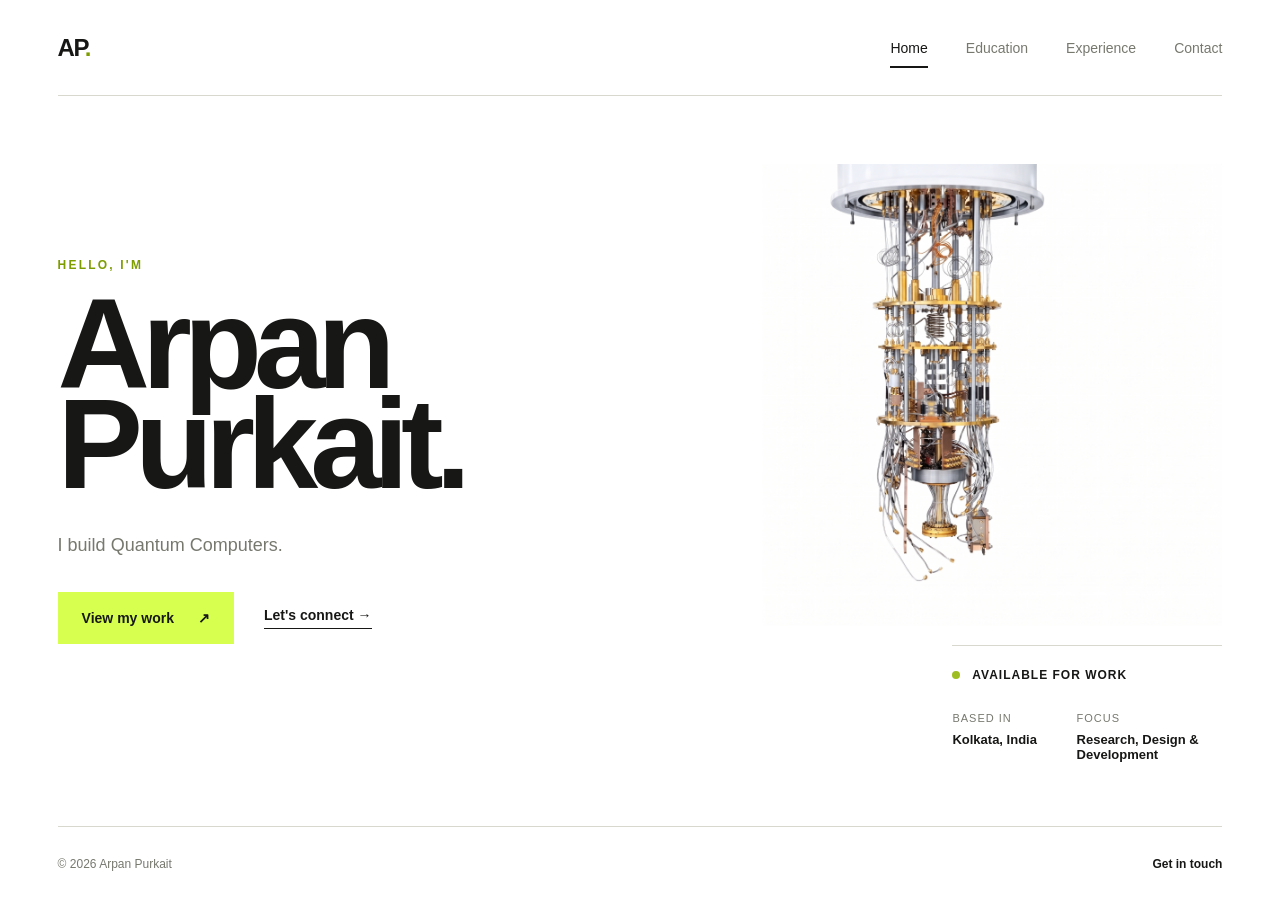
<file: index.html>
<!doctype html>
<html lang="en">
  <head>
    <meta charset="UTF-8" />
    <meta name="viewport" content="width=device-width, initial-scale=1.0" />
    <meta name="description" content="Portfolio of Arpan Purkait" />
    <title>Arpan Purkait | Home</title>
    <link rel="stylesheet" href="styles.css" />
  </head>
  <body>
    <header class="site-header">
      <a class="brand" href="index.html" aria-label="Arpan Purkait home">AP<span>.</span></a>
      <button class="menu-toggle" type="button" aria-expanded="false" aria-controls="main-nav">
        <span></span><span></span>
      </button>
      <nav id="main-nav" class="nav-links" aria-label="Main navigation">
        <a class="active" href="index.html">Home</a>
        <a href="education.html">Education</a>
        <a href="experience.html">Experience</a>
        <a href="contact.html">Contact</a>
      </nav>
    </header>

    <main class="home-main">
      <figure class="hero-art">
        <img src="QC.png" alt="Quantum computer cryogenic system" />
      </figure>
      <section class="hero" aria-labelledby="intro-heading">
        <p class="eyebrow">Hello, I'm</p>
        <h1 id="intro-heading">Arpan<br />Purkait.</h1>
        <p class="intro">I build Quantum Computers. </p>
        <div class="hero-actions">
          <a class="button primary" href="experience.html">View my work <span aria-hidden="true">↗</span></a>
          <a class="text-link" href="contact.html">Let's connect <span aria-hidden="true">→</span></a>
        </div>
      </section>

      <aside class="hero-meta" aria-label="Profile summary">
        <div class="availability"><span></span> Available for work</div>
        <div class="meta-grid">
          <div>
            <span class="meta-label">Based in</span>
            <strong>Kolkata, India</strong>
          </div>
          <div>
            <span class="meta-label">Focus</span>
            <strong>Research, Design &amp; Development</strong>
          </div>
        </div>
      </aside>
    </main>

    <footer class="site-footer">
      <span>© <span id="year"></span> Arpan Purkait</span>
      <a href="contact.html">Get in touch</a>
    </footer>
    <script src="script.js"></script>
  </body>
</html>
</file>
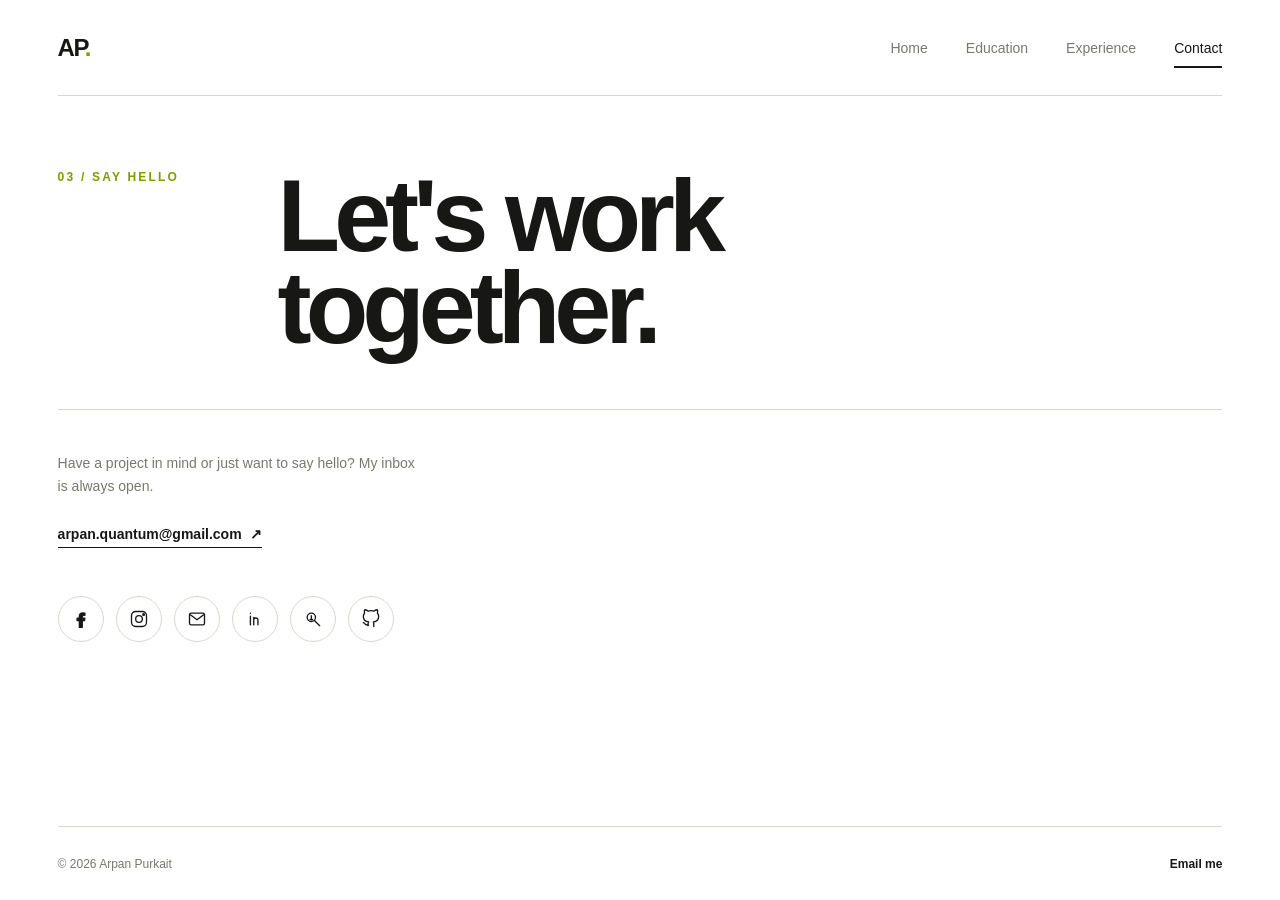
<file: contact.html>
<!doctype html>
<html lang="en">
  <head>
    <meta charset="UTF-8" />
    <meta name="viewport" content="width=device-width, initial-scale=1.0" />
    <meta name="description" content="Contact Arpan Purkait" />
    <title>Arpan Purkait | Contact</title>
    <link rel="stylesheet" href="styles.css" />
  </head>
  <body>
    <header class="site-header">
      <a class="brand" href="index.html" aria-label="Arpan Purkait home">AP<span>.</span></a>
      <button class="menu-toggle" type="button" aria-expanded="false" aria-controls="main-nav">
        <span></span><span></span>
      </button>
      <nav id="main-nav" class="nav-links" aria-label="Main navigation">
        <a href="index.html">Home</a>
        <a href="education.html">Education</a>
        <a href="experience.html">Experience</a>
        <a class="active" href="contact.html">Contact</a>
      </nav>
    </header>

    <main class="content-main contact-main">
      <header class="page-header contact-heading">
        <p class="eyebrow">03 / Say hello</p>
        <h1>Let's work<br />together.</h1>
      </header>

      <section class="contact-grid" aria-label="Contact information">
        <div class="contact-details">
          <p>Have a project in mind or just want to say hello? My inbox is always open.</p>
          <a class="email-link" href="mailto:arpan.quantum@gmail.com">arpan.quantum@gmail.com <span aria-hidden="true">↗</span></a>
          <div class="social-links" aria-label="Social profiles">
            <a href="https://www.facebook.com/profile.php?id=61575733377515" target="_blank" rel="noopener noreferrer" aria-label="Facebook">
              <svg viewBox="0 0 24 24" aria-hidden="true"><path d="M13.5 22v-8h2.7l.4-3h-3.1V9.1c0-.9.3-1.5 1.6-1.5H16.7V4.9c-.3 0-1.3-.1-2.5-.1-2.5 0-4.2 1.5-4.2 4.3V11H7.3v3h2.7v8h3.5Z"/></svg>
            </a>
            <a href="https://www.instagram.com/ar.pan_pur.kait/" target="_blank" rel="noopener noreferrer" aria-label="Instagram">
              <svg viewBox="0 0 24 24" aria-hidden="true"><rect x="3" y="3" width="18" height="18" rx="5"/><circle cx="12" cy="12" r="4"/><circle cx="17.5" cy="6.5" r="1"/></svg>
            </a>
            <a href="mailto:arpan.quantum@gmail.com" aria-label="Email">
              <svg viewBox="0 0 24 24" aria-hidden="true"><rect x="3" y="5" width="18" height="14" rx="2"/><path d="m4 7 8 6 8-6"/></svg>
            </a>
            <a href="https://www.linkedin.com/in/arpanpurkait/" target="_blank" rel="noopener noreferrer" aria-label="LinkedIn">
              <svg viewBox="0 0 24 24" aria-hidden="true"><path d="M6.5 8.5V19M6.5 5v.1M10.5 19v-6c0-2.7 5-3.1 5 0v6M10.5 10v9"/></svg>
            </a>
            <a href="https://www.researchgate.net/" target="_blank" rel="noopener noreferrer" aria-label="ResearchGate">
              <svg viewBox="0 0 24 24" aria-hidden="true"><circle cx="10" cy="10" r="5"/><path d="m14 14 6 6M8.5 12.5h3M10 8v5"/></svg>
            </a>
            <a href="https://github.com/purkait-arpan" target="_blank" rel="noopener noreferrer" aria-label="GitHub">
              <svg viewBox="0 0 24 24" aria-hidden="true"><path d="M9 19c-4.5 1.4-4.5-2.5-6.3-3m12.6 5v-3.4c0-1 .1-1.5-.5-2.1 3.1-.3 6.4-1.5 6.4-6.9A5.4 5.4 0 0 0 19.7 5c.1-.4.6-2-.1-4 0 0-1.2-.4-4 1.5a13.8 13.8 0 0 0-7.2 0C5.6.6 4.4 1 4.4 1c-.7 2-.2 3.6-.1 4A5.4 5.4 0 0 0 2.8 8.6c0 5.3 3.3 6.5 6.4 6.9-.4.4-.7 1-.7 2.1V20"/></svg>
            </a>
          </div>
        </div>
      </section>
    </main>

    <footer class="site-footer">
      <span>© <span id="year"></span> Arpan Purkait</span>
      <a href="mailto:hello@arpanpurkait.dev">Email me</a>
    </footer>
    <script src="script.js"></script>
  </body>
</html>
</file>
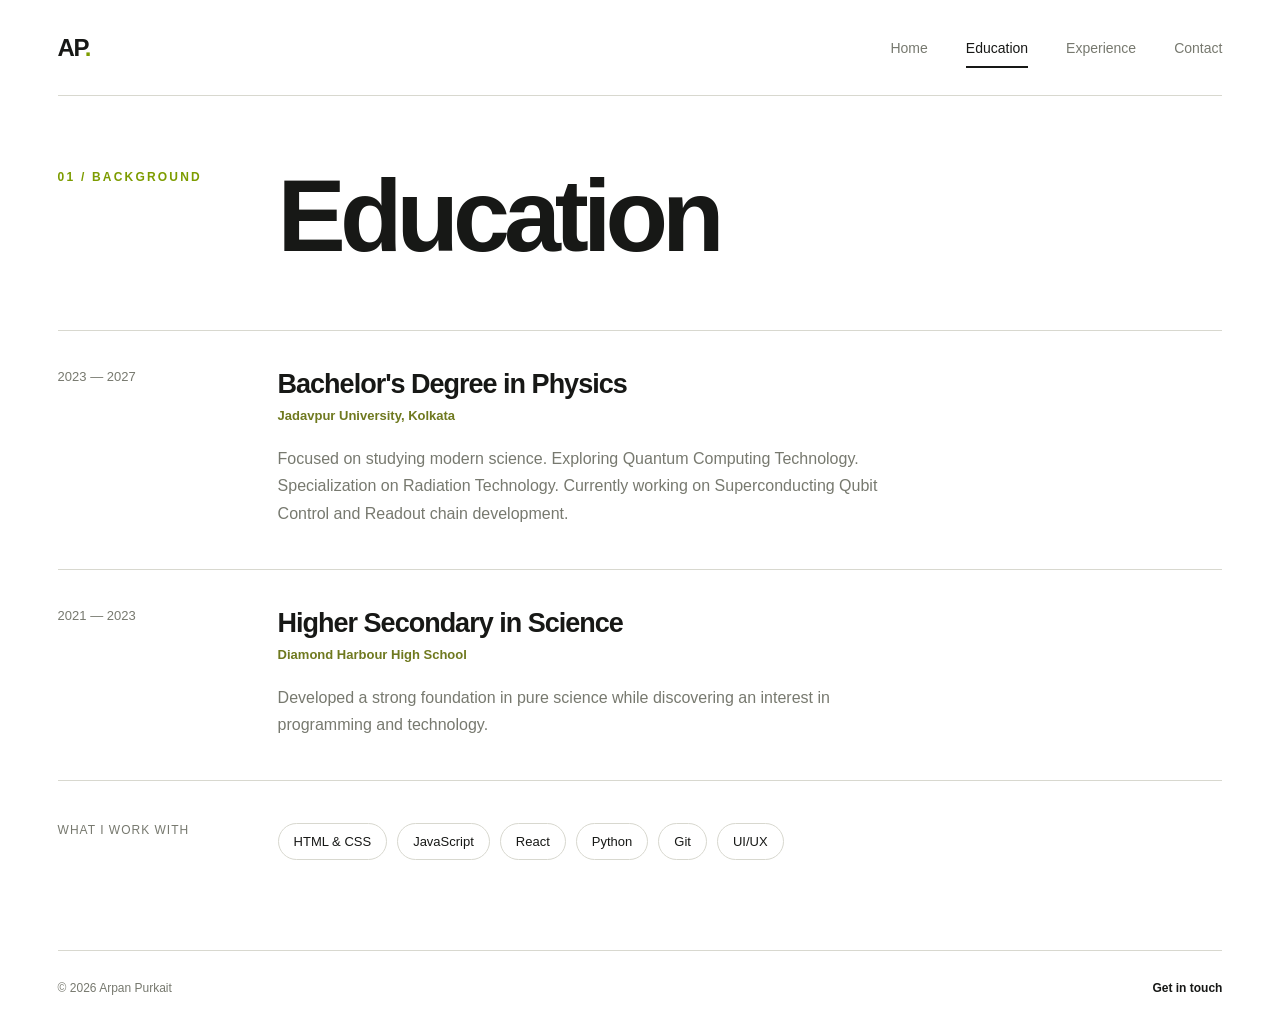
<file: education.html>
<!doctype html>
<html lang="en">
  <head>
    <meta charset="UTF-8" />
    <meta name="viewport" content="width=device-width, initial-scale=1.0" />
    <meta name="description" content="Education of Arpan Purkait" />
    <title>Arpan Purkait | Education</title>
    <link rel="stylesheet" href="styles.css" />
  </head>
  <body>
    <header class="site-header">
      <a class="brand" href="index.html" aria-label="Arpan Purkait home">AP<span>.</span></a>
      <button class="menu-toggle" type="button" aria-expanded="false" aria-controls="main-nav">
        <span></span><span></span>
      </button>
      <nav id="main-nav" class="nav-links" aria-label="Main navigation">
        <a href="index.html">Home</a>
        <a class="active" href="education.html">Education</a>
        <a href="experience.html">Experience</a>
        <a href="contact.html">Contact</a>
      </nav>
    </header>

    <main class="content-main">
      <header class="page-header">
        <p class="eyebrow">01 / Background</p>
        <h1>Education</h1>
      </header>

      <section class="timeline" aria-label="Education history">
        <article class="timeline-item">
          <time datetime="2022">2023 — 2027</time>
          <div>
            <h2>Bachelor's Degree in Physics</h2>
            <p class="institution">Jadavpur University, Kolkata</p>
            <p>Focused on studying modern science. Exploring Quantum Computing Technology. Specialization on Radiation Technology. Currently working on Superconducting Qubit Control and Readout chain development. </p>
          </div>
        </article>
        <article class="timeline-item">
          <time datetime="2020">2021 — 2023</time>
          <div>
            <h2>Higher Secondary in Science</h2>
            <p class="institution">Diamond Harbour High School</p>
            <p>Developed a strong foundation in pure science while discovering an interest in programming and technology.</p>
          </div>
        </article>
      </section>

      <section class="skills-section">
        <p class="section-label">What I work with</p>
        <div class="skills">
          <span>HTML &amp; CSS</span>
          <span>JavaScript</span>
          <span>React</span>
          <span>Python</span>
          <span>Git</span>
          <span>UI/UX</span>
        </div>
      </section>
    </main>

    <footer class="site-footer">
      <span>© <span id="year"></span> Arpan Purkait</span>
      <a href="contact.html">Get in touch</a>
    </footer>
    <script src="script.js"></script>
  </body>
</html>
</file>
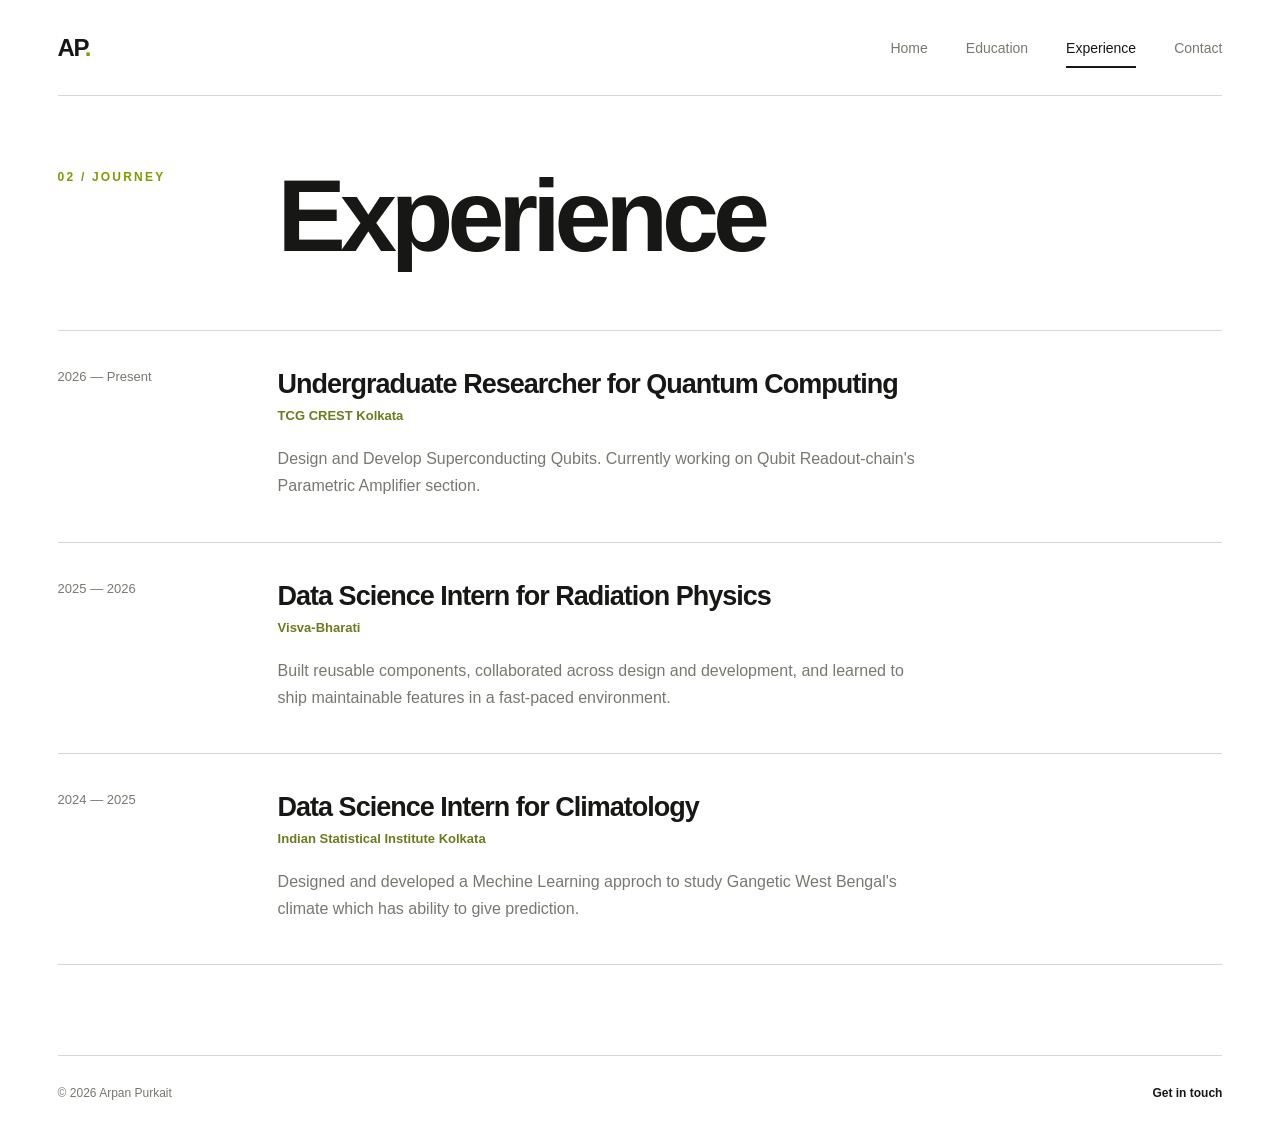
<file: experience.html>
<!doctype html>
<html lang="en">
  <head>
    <meta charset="UTF-8" />
    <meta name="viewport" content="width=device-width, initial-scale=1.0" />
    <meta name="description" content="Experience of Arpan Purkait" />
    <title>Arpan Purkait | Experience</title>
    <link rel="stylesheet" href="styles.css" />
  </head>
  <body>
    <header class="site-header">
      <a class="brand" href="index.html" aria-label="Arpan Purkait home">AP<span>.</span></a>
      <button class="menu-toggle" type="button" aria-expanded="false" aria-controls="main-nav">
        <span></span><span></span>
      </button>
      <nav id="main-nav" class="nav-links" aria-label="Main navigation">
        <a href="index.html">Home</a>
        <a href="education.html">Education</a>
        <a class="active" href="experience.html">Experience</a>
        <a href="contact.html">Contact</a>
      </nav>
    </header>

    <main class="content-main">
      <header class="page-header">
        <p class="eyebrow">02 / Journey</p>
        <h1>Experience</h1>
      </header>

      <section class="timeline" aria-label="Work experience">
        <article class="timeline-item">
          <time datetime="2025">2026 — Present</time>
          <div>
            <h2>Undergraduate Researcher for Quantum Computing</h2>
            <p class="institution">TCG CREST Kolkata</p>
            <p>Design and Develop Superconducting Qubits. Currently working on Qubit Readout-chain's Parametric Amplifier section.</p>
          </div>
        </article>
        <article class="timeline-item">
          <time datetime="2024">2025 — 2026</time>
          <div>
            <h2>Data Science Intern for Radiation Physics</h2>
            <p class="institution">Visva-Bharati</p>
            <p>Built reusable components, collaborated across design and development, and learned to ship maintainable features in a fast-paced environment.</p>
          </div>
        </article>
        <article class="timeline-item">
          <time datetime="2023">2024 — 2025</time>
          <div>
            <h2>Data Science Intern for Climatology</h2>
            <p class="institution">Indian Statistical Institute Kolkata</p>
            <p>Designed and developed a Mechine Learning approch to study Gangetic West Bengal's climate which has ability to give prediction. </p>
          </div>
        </article>
      </section>
    </main>

    <footer class="site-footer">
      <span>© <span id="year"></span> Arpan Purkait</span>
      <a href="contact.html">Get in touch</a>
    </footer>
    <script src="script.js"></script>
  </body>
</html>
</file>
<file: styles.css>
:root {
  --ink: #171816;
  --paper: #ffffff;
  --muted: #77796f;
  --line: #d8d8cf;
  --accent: #d7ff4f;
}

* {
  box-sizing: border-box;
}

html {
  scroll-behavior: smooth;
}

body {
  margin: 0;
  min-height: 100vh;
  background: var(--paper);
  color: var(--ink);
  font-family: Arial, Helvetica, sans-serif;
  -webkit-font-smoothing: antialiased;
}

a {
  color: inherit;
  text-decoration: none;
}

.site-header {
  height: 96px;
  margin: 0 4.5%;
  display: flex;
  align-items: center;
  justify-content: space-between;
  border-bottom: 1px solid var(--line);
}

.brand {
  font-size: 24px;
  font-weight: 800;
  letter-spacing: -1.5px;
}

.brand span,
.eyebrow,
.availability span {
  color: #7d9c00;
}

.nav-links {
  display: flex;
  gap: 38px;
  font-size: 14px;
}

.nav-links a {
  position: relative;
  color: var(--muted);
  transition: color 180ms ease;
}

.nav-links a:hover,
.nav-links a.active {
  color: var(--ink);
}

.nav-links a.active::after {
  content: "";
  position: absolute;
  left: 0;
  right: 0;
  bottom: -12px;
  height: 2px;
  background: var(--ink);
}

.menu-toggle {
  display: none;
}

.home-main {
  min-height: calc(100vh - 170px);
  margin: 0 4.5%;
  display: grid;
  grid-template-columns: minmax(0, 1fr) 270px;
  align-items: center;
  position: relative;
  overflow: hidden;
}

.hero {
  padding: 70px 0 90px;
}

.hero-art {
  position: absolute;
  z-index: 0;
  right: 0;
  top: 41%;
  width: min(36vw, 480px);
  height: 100%;
  margin: 0;
  transform: translateY(-50%);
  pointer-events: none;
}

.hero-art img {
  width: 100%;
  height: 100%;
  display: block;
  object-fit: contain;
  object-position: right center;
  mix-blend-mode: multiply;
}

.hero,
.hero-meta {
  position: relative;
  z-index: 1;
}

.eyebrow {
  margin: 0 0 22px;
  font-size: 12px;
  font-weight: 700;
  letter-spacing: 2.2px;
  text-transform: uppercase;
}

.hero h1 {
  margin: 0;
  max-width: 780px;
  font-size: clamp(76px, 10vw, 150px);
  line-height: 0.78;
  letter-spacing: -8px;
  font-weight: 800;
}

.intro {
  width: 440px;
  max-width: 70%;
  margin: 38px 0 32px;
  color: var(--muted);
  font-size: 18px;
  line-height: 1.6;
}

.hero-actions {
  display: flex;
  align-items: center;
  gap: 30px;
}

.button {
  min-height: 52px;
  display: inline-flex;
  align-items: center;
  justify-content: center;
  gap: 24px;
  border: 0;
  padding: 0 24px;
  font: 700 14px/1 Arial, Helvetica, sans-serif;
  cursor: pointer;
}

.button.primary {
  background: var(--accent);
  color: var(--ink);
}

.button.primary:hover {
  background: #c8ef3d;
}

.text-link {
  border-bottom: 1px solid var(--ink);
  padding-bottom: 5px;
  font-size: 14px;
  font-weight: 700;
}

.hero-meta {
  align-self: end;
  margin-bottom: 64px;
  border-top: 1px solid var(--line);
  padding-top: 22px;
}


.availability {
  margin-bottom: 30px;
  font-size: 12px;
  font-weight: 700;
  text-transform: uppercase;
  letter-spacing: 1px;
}

.availability span {
  display: inline-block;
  width: 8px;
  height: 8px;
  margin-right: 8px;
  border-radius: 50%;
  background: #9ebd20;
}

.meta-grid {
  display: grid;
  grid-template-columns: 1fr 1.4fr;
  gap: 20px;
}

.meta-grid div {
  display: flex;
  flex-direction: column;
  gap: 8px;
}

.meta-label {
  color: var(--muted);
  font-size: 11px;
  text-transform: uppercase;
  letter-spacing: 1px;
}

.meta-grid strong {
  font-size: 13px;
}

.content-main {
  min-height: calc(100vh - 170px);
  margin: 0 4.5%;
  padding: 74px 0 90px;
}

.page-header {
  display: grid;
  grid-template-columns: 220px 1fr;
  align-items: start;
  margin-bottom: 68px;
}

.page-header h1 {
  margin: 0;
  font-size: clamp(64px, 8vw, 112px);
  line-height: 0.9;
  letter-spacing: -6px;
}

.timeline {
  border-top: 1px solid var(--line);
}

.timeline-item {
  display: grid;
  grid-template-columns: 220px 1fr;
  border-bottom: 1px solid var(--line);
  padding: 38px 0 42px;
}

.timeline-item time {
  color: var(--muted);
  font-size: 13px;
}

.timeline-item h2 {
  margin: 0 0 8px;
  font-size: 27px;
  letter-spacing: -1px;
}

.institution {
  margin: 0 0 22px;
  color: #6f791f;
  font-size: 13px;
  font-weight: 700;
}

.timeline-item div > p:last-child {
  max-width: 650px;
  margin: 0;
  color: var(--muted);
  line-height: 1.7;
}

.skills-section {
  display: grid;
  grid-template-columns: 220px 1fr;
  padding-top: 42px;
}

.section-label {
  margin: 0;
  color: var(--muted);
  font-size: 12px;
  text-transform: uppercase;
  letter-spacing: 1px;
}

.skills {
  display: flex;
  flex-wrap: wrap;
  gap: 10px;
}

.skills span {
  border: 1px solid var(--line);
  border-radius: 100px;
  padding: 10px 15px;
  font-size: 13px;
}

.contact-heading {
  margin-bottom: 55px;
}

.contact-grid {
  display: grid;
  grid-template-columns: 1fr;
  gap: 0;
  border-top: 1px solid var(--line);
  padding-top: 42px;
}

.contact-details > p {
  max-width: 360px;
  margin: 0 0 28px;
  color: var(--muted);
  font-size: 14px;
  line-height: 1.6;
}

.email-link {
  display: inline-flex;
  gap: 8px;
  margin-bottom: 48px;
  border-bottom: 1px solid var(--ink);
  padding-bottom: 5px;
  font-size: 14px;
  font-weight: 700;
}

.social-links {
  display: flex;
  flex-wrap: wrap;
  gap: 12px;
}

.social-links a {
  width: 46px;
  height: 46px;
  display: inline-flex;
  align-items: center;
  justify-content: center;
  border: 1px solid var(--line);
  border-radius: 50%;
  color: var(--ink);
  transition: background 0.2s ease, border-color 0.2s ease, transform 0.2s ease;
}

.social-links a:hover {
  border-color: var(--accent);
  background: var(--accent);
  transform: translateY(-2px);
}

.social-links svg {
  width: 20px;
  height: 20px;
  fill: currentColor;
  stroke: currentColor;
  stroke-width: 1.6;
  stroke-linecap: round;
  stroke-linejoin: round;
}

.social-links a:nth-child(2) svg,
.social-links a:nth-child(3) svg,
.social-links a:nth-child(4) svg,
.social-links a:nth-child(5) svg,
.social-links a:nth-child(6) svg {
  fill: none;
}

.site-footer {
  height: 74px;
  margin: 0 4.5%;
  display: flex;
  align-items: center;
  justify-content: space-between;
  border-top: 1px solid var(--line);
  color: var(--muted);
  font-size: 12px;
}

.site-footer a {
  color: var(--ink);
  font-weight: 700;
}

@media (max-width: 800px) {
  .site-header {
    height: 78px;
  }

  .menu-toggle {
    width: 40px;
    height: 40px;
    display: flex;
    flex-direction: column;
    align-items: center;
    justify-content: center;
    gap: 6px;
    border: 0;
    background: transparent;
  }

  .menu-toggle span {
    width: 20px;
    height: 1.5px;
    background: var(--ink);
  }

  .nav-links {
    position: absolute;
    z-index: 10;
    top: 78px;
    left: 0;
    right: 0;
    display: none;
    flex-direction: column;
    gap: 24px;
    padding: 28px 4.5% 32px;
    background: var(--paper);
    border-bottom: 1px solid var(--line);
  }

  .nav-links.open {
    display: flex;
  }

  .nav-links a.active::after {
    display: none;
  }

  .home-main {
    min-height: calc(100vh - 152px);
    grid-template-columns: 1fr;
  }

  .hero-art {
    right: -8%;
    top: 28%;
    width: 66%;
    height: 58%;
  }

  .hero {
    padding: 60px 0 50px;
  }

  .hero h1 {
    font-size: clamp(66px, 22vw, 100px);
    letter-spacing: -5px;
  }

  .intro {
    max-width: 440px;
  }

  .hero-meta {
    margin: 0 0 38px;
  }

  .content-main {
    padding-top: 55px;
  }

  .page-header,
  .timeline-item,
  .skills-section,
  .contact-grid {
    grid-template-columns: 1fr;
  }

  .page-header {
    gap: 22px;
  }

  .page-header h1 {
    font-size: clamp(58px, 17vw, 86px);
  }

  .timeline-item,
  .skills-section,
  .contact-grid {
    gap: 22px;
  }

  .contact-details > p {
    max-width: 360px;
  }

}

@media (max-width: 480px) {
  .hero-actions {
    align-items: flex-start;
    flex-direction: column;
  }

  .hero h1 {
    letter-spacing: -4px;
  }

  .intro {
    width: 100%;
  }

  .meta-grid {
    grid-template-columns: 1fr 1fr;
  }

  .timeline-item {
    padding: 28px 0 32px;
  }

  .email-link {
    font-size: 13px;
  }
}
</file>
